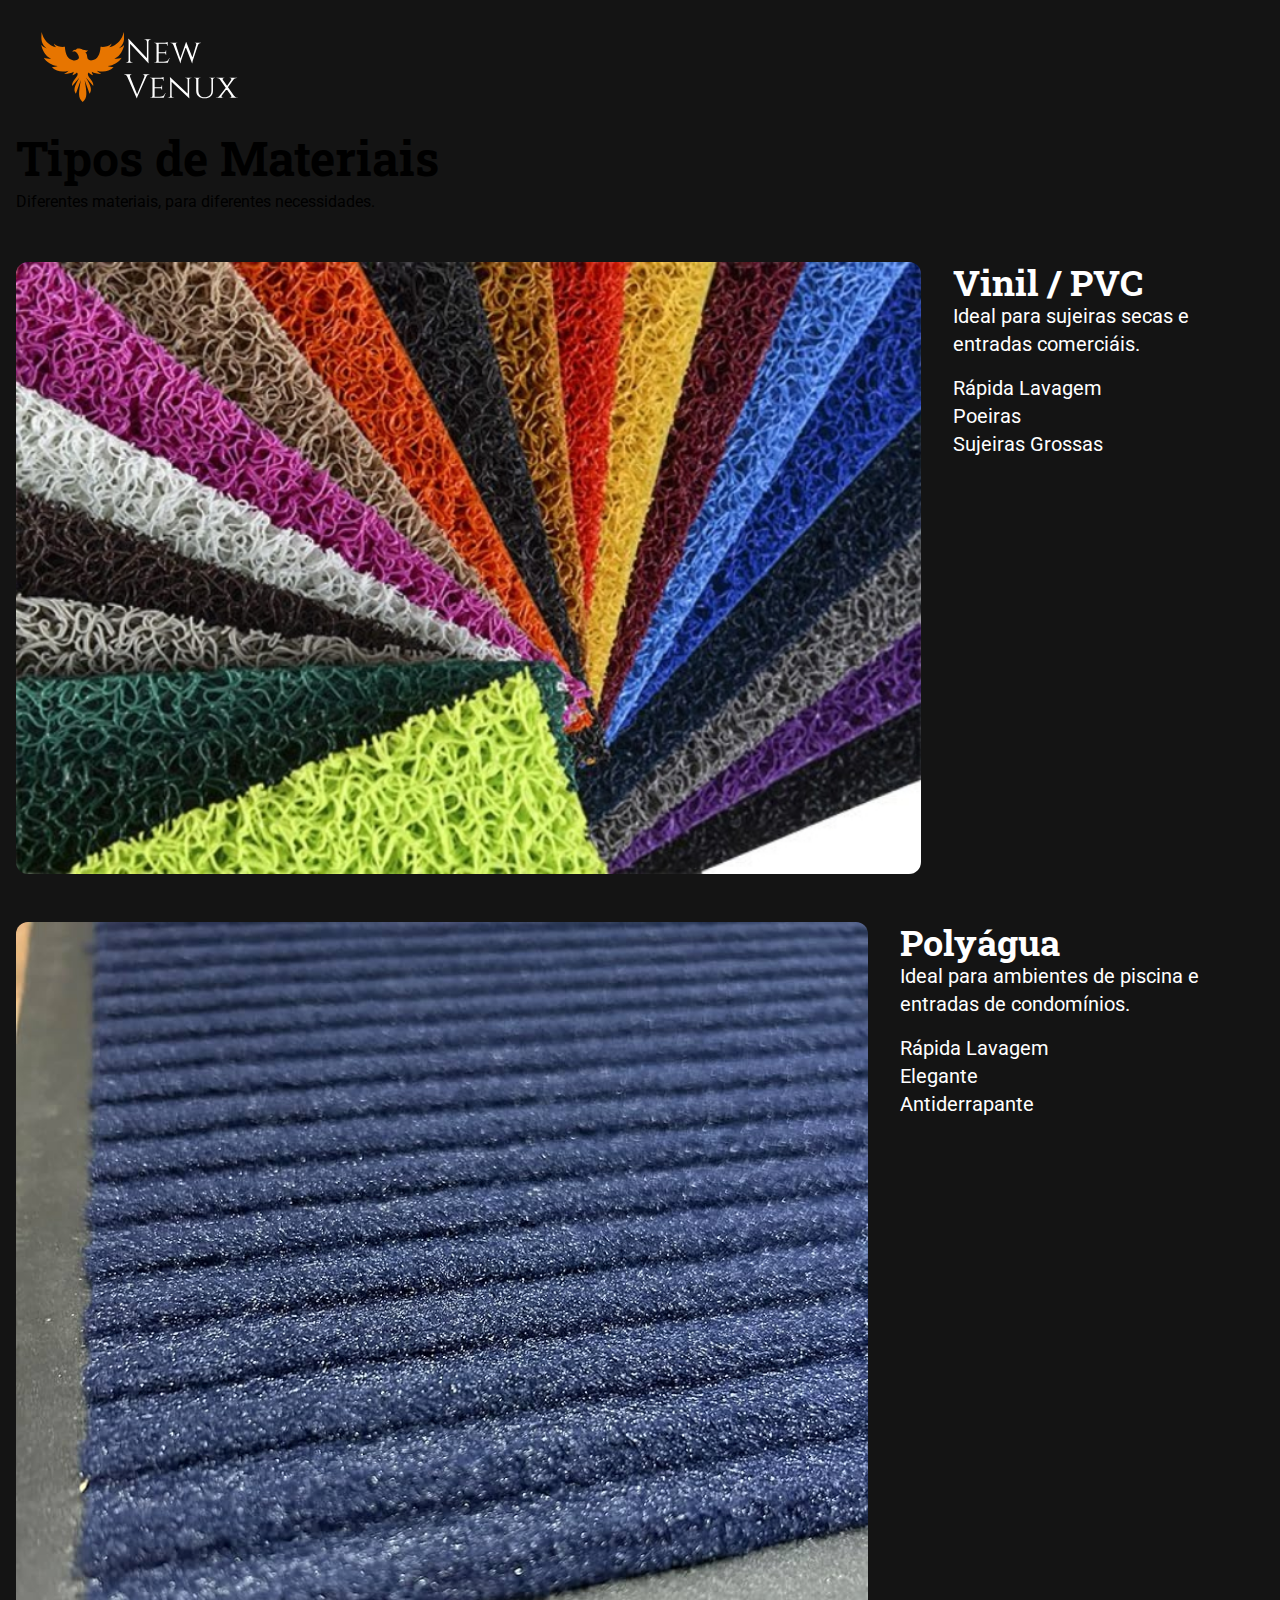
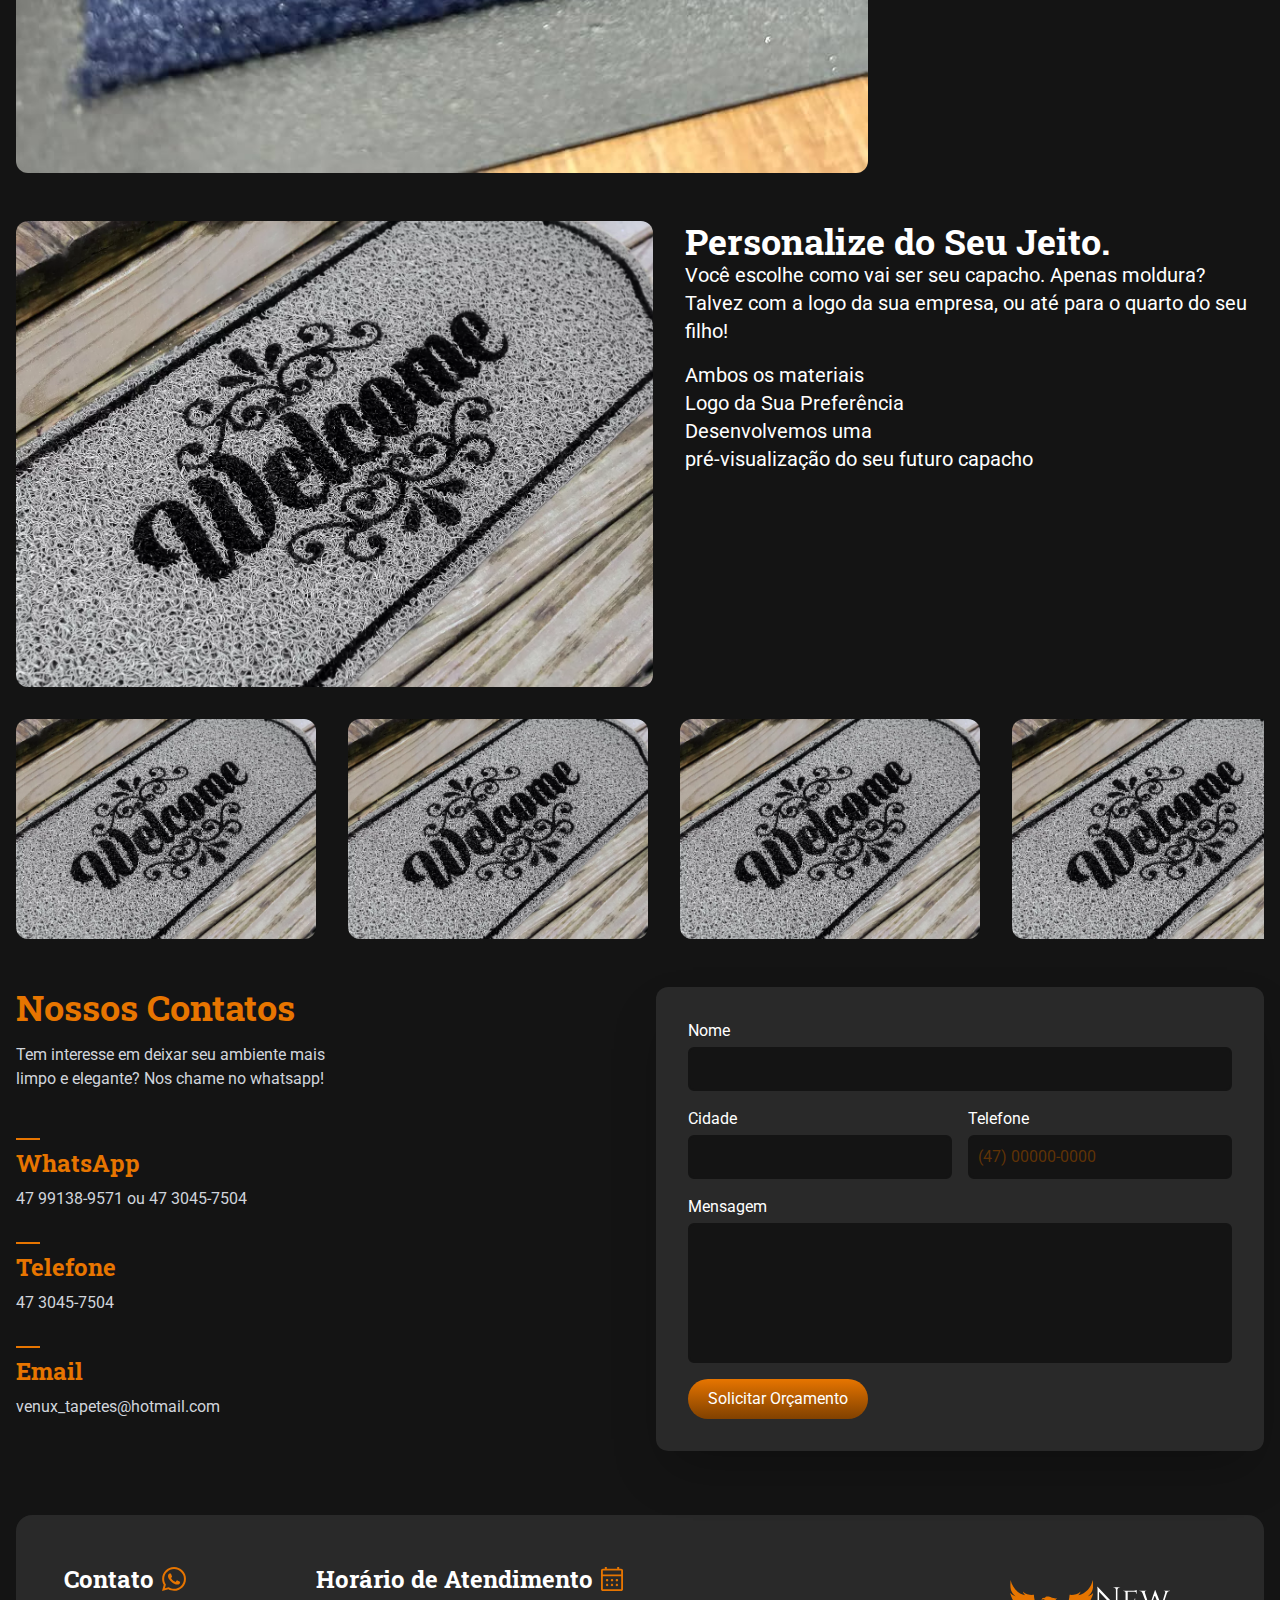
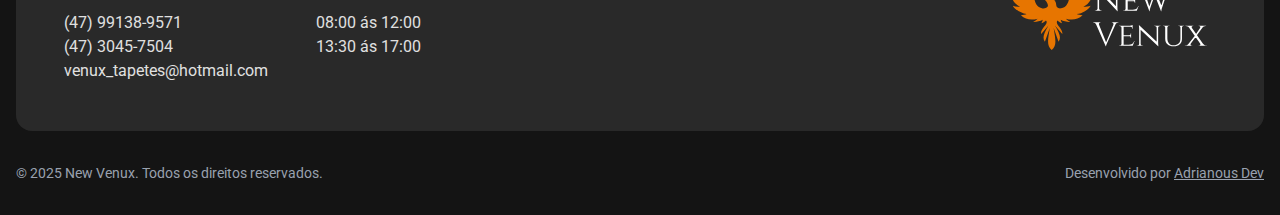
<file: pages/produtos.html>
<!DOCTYPE html>
<html lang="pt-br" class="scroll-smooth">

<head>
  <meta charset="UTF-8">
  <meta name="viewport" content="width=device-width, initial-scale=1.0">
  <link rel="icon" href="../favicon.svg" type="image/svg">
  <title>New Venux - Produtos</title>
  <link rel="preconnect" href="https://fonts.googleapis.com">
  <link rel="preconnect" href="https://fonts.gstatic.com" crossorigin>
  <link href="https://fonts.googleapis.com/css2?family=Roboto+Slab:wght@100..900&family=Roboto:ital,wght@0,100..900;1,100..900&display=swap" rel="stylesheet">
  <link href="../output.css" rel="stylesheet">
</head>

<body class="bg-preto font-sans">

  <!-- header -->
  <header class="container flex items-center justify-between gap-8 p-8">
    <a href="../">
      <img src="../img/venux-logo.svg" alt="New Venux">
    </a>
    <nav id="mobile-menu" class="lg:block hidden items-center z-40 max-lg:fixed max-lg:w-full max-lg:inset-0">
      <div class="fixed lg:hidden inset-0 bg-black/40 backdrop-blur-md"></div>
      <ul class="text-white text-2xl max-lg:divide-y-2 max-lg:divide-white/10 max-lg:z-50 max-lg:absolute max-lg:p-8 max-lg:w-full lg:text-xl lg:flex lg:flex-wrap lg:gap-8">
        <li class="animate-slide-in opacity-0 animate-1">
          <a href="../" class="max-lg:hover:bg-white/10 lg:hover:underline lg:underline-offset-8 decoration-laranja-1 p-4 lg:px-0 lg:py-2 block">Home</a>
        </li>
        <li class="animate-slide-in opacity-0 animate-2">
          <a href="./produtos.html" class="max-lg:hover:bg-white/10 lg:hover:underline lg:underline lg:underline-offset-8 decoration-laranja-1 p-4 lg:px-0 lg:py-2 block">Produtos</a>
        </li>
        <li class="animate-slide-in opacity-0 animate-3">
          <a href="./sobre-nos.html" class="max-lg:hover:bg-white/10 lg:hover:underline hover:underline-offset-8 decoration-laranja-1 p-4 lg:px-0 lg:py-2 block">Sobre Nós</a>
        </li>
        <li class="animate-slide-in opacity-0 animate-4">
          <a href="./solicitar-orcamento.html" class="max-lg:hover:bg-white/10 text-laranja-1 lg:hover:underline hover:underline-offset-8 decoration-white p-4 lg:px-0 lg:py-2 block">Solicitar Orçamento</a>
        </li>
        <li class="animate-slide-in opacity-0 animate-4">
          <a href="https://www.instagram.com/capachos.nv/" target="_blank" class="max-lg:hover:bg-white/10 lg:hover:underline hover:underline-offset-8 decoration-laranja-1 p-4 lg:px-0 lg:py-2 block">Instagram</a>
        </li>
      </ul>
    </nav>
    <button id="mobile-button" class="btn flex items-center gap-3 text-white py-2 lg:hidden">
      Menu
      <span class="h-3 w-4 flex flex-col justify-between *:h-0.5 *:rounded-md *:bg-laranja-1">
        <span></span>
        <span></span>
        <span></span>
      </span>
    </button>
  </header>

  <!-- tittle -->
  <section class="container xl:flex max-xl:text-center mb-12">
    <div>
      <h1 class="text-4xl sm:text-5xl text-cinza-2 font-serif mb-2">Tipos de Materiais</h1>
      <p class="max-sm:text-sm text-cinza-2 xl:text-center font-sans">Diferentes materiais, para diferentes necessidades.</p>
    </div>
  </section>

  <!-- Vinil / PVC -->
  <section id="materiais" class="mb-12 container flex max-xl:flex-col gap-8">
    <div class="xl:border-l-2 border-laranja-1 xl:pl-5 w-full xl:min-w-[300px] xl:max-w-[500px]">
      <img class="rounded-xl object-cover w-full h-[200px] sm:h-[300px]" src="../img/capachos.jpg" alt="Apresentação Visual da textura do produto Capacho de Vinil.">
    </div>
    <div>
      <h2 class="mb-3 font-serif text-white text-4xl">Vinil / PVC</h2>
      <p class="mb-4 font-light text-xl text-white">Ideal para sujeiras secas e entradas comerciáis.</p>
      <ul class="space-y-2">
        <li class="font-light text-white text-xl flex items-center gap-4 before:h-0.5 before:w-6 before:bg-laranja-1 before:detalhe  hover:before:w-10 before:transition-all">Rápida Lavagem</li>
        <li class="font-light text-white text-xl flex items-center gap-4 before:h-0.5 before:w-6 before:bg-laranja-1 before:detalhe  hover:before:w-10 before:transition-all">Poeiras</li>
        <li class="font-light text-white text-xl flex items-center gap-4 before:h-0.5 before:w-6 before:bg-laranja-1 before:detalhe  hover:before:w-10 before:transition-all">Sujeiras Grossas</li>
      </ul>
    </div>
  </section>

  <!-- Polyagua -->
  <section class="mb-12 container flex max-xl:flex-col gap-8">
    <div class="xl:border-l-2 border-laranja-1 xl:pl-5 w-full xl:min-w-[300px] xl:max-w-[500px]">
      <img class="rounded-xl object-cover w-full h-[200px] sm:h-[300px]" src="../img/capacho-poly.jpg" alt="Apresentação Visual da textura do produto Capacho de Vinil.">
    </div>
    <div>
      <h2 class="mb-3 font-serif text-white text-4xl">Polyágua</h2>
      <p class="mb-4 font-light text-xl text-white">Ideal para ambientes de piscina e entradas de condomínios.</p>
      <ul class="space-y-2">
        <li class="font-light text-white text-xl flex items-center gap-4 before:h-0.5 before:w-6 before:bg-laranja-1 before:detalhe  hover:before:w-10 before:transition-all">Rápida Lavagem</li>
        <li class="font-light text-white text-xl flex items-center gap-4 before:h-0.5 before:w-6 before:bg-laranja-1 before:detalhe  hover:before:w-10 before:transition-all">Elegante</li>
        <li class="font-light text-white text-xl flex items-center gap-4 before:h-0.5 before:w-6 before:bg-laranja-1 before:detalhe  hover:before:w-10 before:transition-all">Antiderrapante</li>
      </ul>
    </div>
  </section>

  <!-- Personalizados -->
  <section class="mb-12 container">
    <div class="flex flex-col gap-8 xl:border-l-2 border-laranja-1 xl:pl-5 ">
      <div class="flex max-xl:flex-col gap-8">
        <div class="w-full xl:min-w-[300px] xl:max-w-[500px]">
          <img class="rounded-xl object-cover w-full h-[200px] sm:h-[300px]" src="../img/capacho-personalizados.webp" alt="Apresentação Visual da textura do produto Capacho de Vinil.">
        </div>
        <div>
          <h2 class="mb-3 font-serif text-white text-4xl">Personalize do Seu Jeito.</h2>
          <p class="mb-4 font-light text-xl text-white">Você escolhe como vai ser seu capacho. Apenas moldura? Talvez com a logo da sua empresa,
            ou até para o quarto do seu filho!</p>
          <ul class="space-y-2">
            <li class="font-light text-white text-xl flex items-center gap-4 before:h-0.5 before:w-6 before:bg-laranja-1 before:detalhe  hover:before:w-10 before:transition-all">Ambos os materiais</li>
            <li class="font-light text-white text-xl flex items-center gap-4 before:h-0.5 before:w-6 before:bg-laranja-1 before:detalhe  hover:before:w-10 before:transition-all">Logo da Sua Preferência</li>
            <li class="font-light text-white text-xl flex items-center gap-4 before:h-0.5 before:w-6 before:bg-laranja-1 before:detalhe  hover:before:w-10 before:transition-all">Desenvolvemos uma <br>pré-visualização do seu futuro capacho</li>
          </ul>
        </div>
      </div>
      <div class="overflow-x-auto snap-x snap-mandatory max-2xl:pb-4 grid grid-cols-[repeat(4,minmax(300px,1fr))] gap-4 sm:gap-8">
        <div class="grid snap-center gap-4 bg-preto rounded-xl text-center">
          <img class="justify-self-center rounded-xl" src="../img/capacho-personalizados.webp" alt="">
        </div>
        <div class="grid snap-center gap-4 bg-preto rounded-xl text-center">
          <img class="justify-self-center rounded-xl" src="../img/capacho-personalizados.webp" alt="">
        </div>
        <div class="grid snap-center gap-4 bg-preto rounded-xl text-center">
          <img class="justify-self-center rounded-xl" src="../img/capacho-personalizados.webp" alt="">
        </div>
        <div class="grid snap-center gap-4 bg-preto rounded-xl text-center">
          <img class="justify-self-center rounded-xl" src="../img/capacho-personalizados.webp" alt="">
        </div>
      </div>
    </div>
  </section>

  <!-- contato -->
  <section id="contato" class="container mb-12 sm:mb-16 grid gap-8 lg:grid-cols-2">
    <div>
      <h1 class="font-serif text-4xl text-laranja-1 mb-4">Nossos Contatos</h1>
      <p class="text-gray-300 text-balance mb-8">Tem interesse em deixar seu ambiente mais limpo e elegante? Nos chame no whatsapp!</p>
      <div class="grid gap-4">
        <div>
          <span class="h-0.5 w-6 detalhe inline-block"></span>
          <h2 class="mb-2 text-2xl text-laranja-1 font-serif">WhatsApp</h2>
          <p class="text-gray-300">47 99138-9571 ou 47 3045-7504</p>
        </div>

        <div>
          <span class="h-0.5 w-6 detalhe inline-block"></span>
          <h2 class="mb-2 text-2xl text-laranja-1 font-serif">Telefone</h2>
          <p class="text-gray-300">47 3045-7504</p>
        </div>

        <div>
          <span class="h-0.5 w-6 detalhe inline-block"></span>
          <h2 class="mb-2 text-2xl text-laranja-1 font-serif">Email</h2>
          <p class="text-gray-300">venux_tapetes@hotmail.com</p>
        </div>
      </div>
    </div>
    <form action="" class="grid gap-4 rounded-xl bg-grafite shadow-2xl p-4 lg:p-8">
      <div class="grid gap-1">
        <label for="nome" class="text-white">Nome</label>
        <input type="text" id="nome" name="nome" class="input">
      </div>
      <div class="grid gap-4 sm:grid-cols-2">
        <div class="grid gap-1">
          <label for="cidade" class="text-white">Cidade</label>
          <input type="text" id="cidade" name="cidade" class="input">
        </div>
        <div class="grid gap-1">
          <label for="telefone" class="text-white">Telefone</label>
          <input type="text" id="telefone" name="telefone" placeholder="(47) 00000-0000" class="input">
        </div>
      </div>
      <div class="grid gap-1">
        <label for="mensagem" class="text-white">Mensagem</label>
        <textarea type="text" id="mensagem" name="mensagem" rows="5" class="input resize-none"></textarea>
      </div>
      <button class="btn inline-block place-self-start">Solicitar Orçamento</button>
    </form>
  </section>

  <!-- footer -->
  <footer class="container pb-8">
    <div class="bg-grafite grid gap-8 lg:grid-cols-2 p-6 sm:p-12 rounded-2xl mb-8">
      <div class="flex gap-12 max-sm:flex-col max-sm:gap-4">
        <div>
          <h3 class="text-white font-serif text-2xl mb-4 flex gap-2">Contato <img src="../img/whats-icon.svg" alt=""></h3>
          <p class="text-cinza">(47) 99138-9571
            <br>(47) 3045-7504
            <br>venux_tapetes@hotmail.com
          </p>
        </div>
        <div>
          <h3 class="text-white font-serif text-2xl mb-4 flex gap-2">Horário de Atendimento <img src="../img/calendar.svg" alt=""></h3>
          <p class="text-cinza">08:00 ás 12:00
            <br>13:30 ás 17:00
          </p>
        </div>
      </div>
      <div class="justify-self-end self-center">
        <img src="../img/venux-logo.svg" alt="Forest" class="mb-4">
      </div>
    </div>
    <div class="text-gray-400 flex max-sm:flex-col-reverse justify-between items-center gap-8 text-sm">
      <p>© 2025 New Venux. Todos os direitos reservados.</p>
      <ul class="flex gap-8">
        <li>Desenvolvido por <a href="https://www.linkedin.com/in/adrianousdev" target="_blank" class="hover:text-laranja-1 cursor-pointer underline">Adrianous Dev</a></li>
      </ul>
    </div>
  </footer>

  <script>
    const mobileButton = document.getElementById('mobile-button');
    const mobileMenu = document.getElementById('mobile-menu');

    mobileButton.addEventListener('click', () => {
      mobileMenu.classList.toggle('hidden');
      mobileMenu.classList.toggle('flex');
    });

    mobileMenu.addEventListener('click', () => {
      mobileMenu.classList.add('hidden');
      mobileMenu.classList.remove('flex');
    });

  </script>
</body>

</html>
</file>
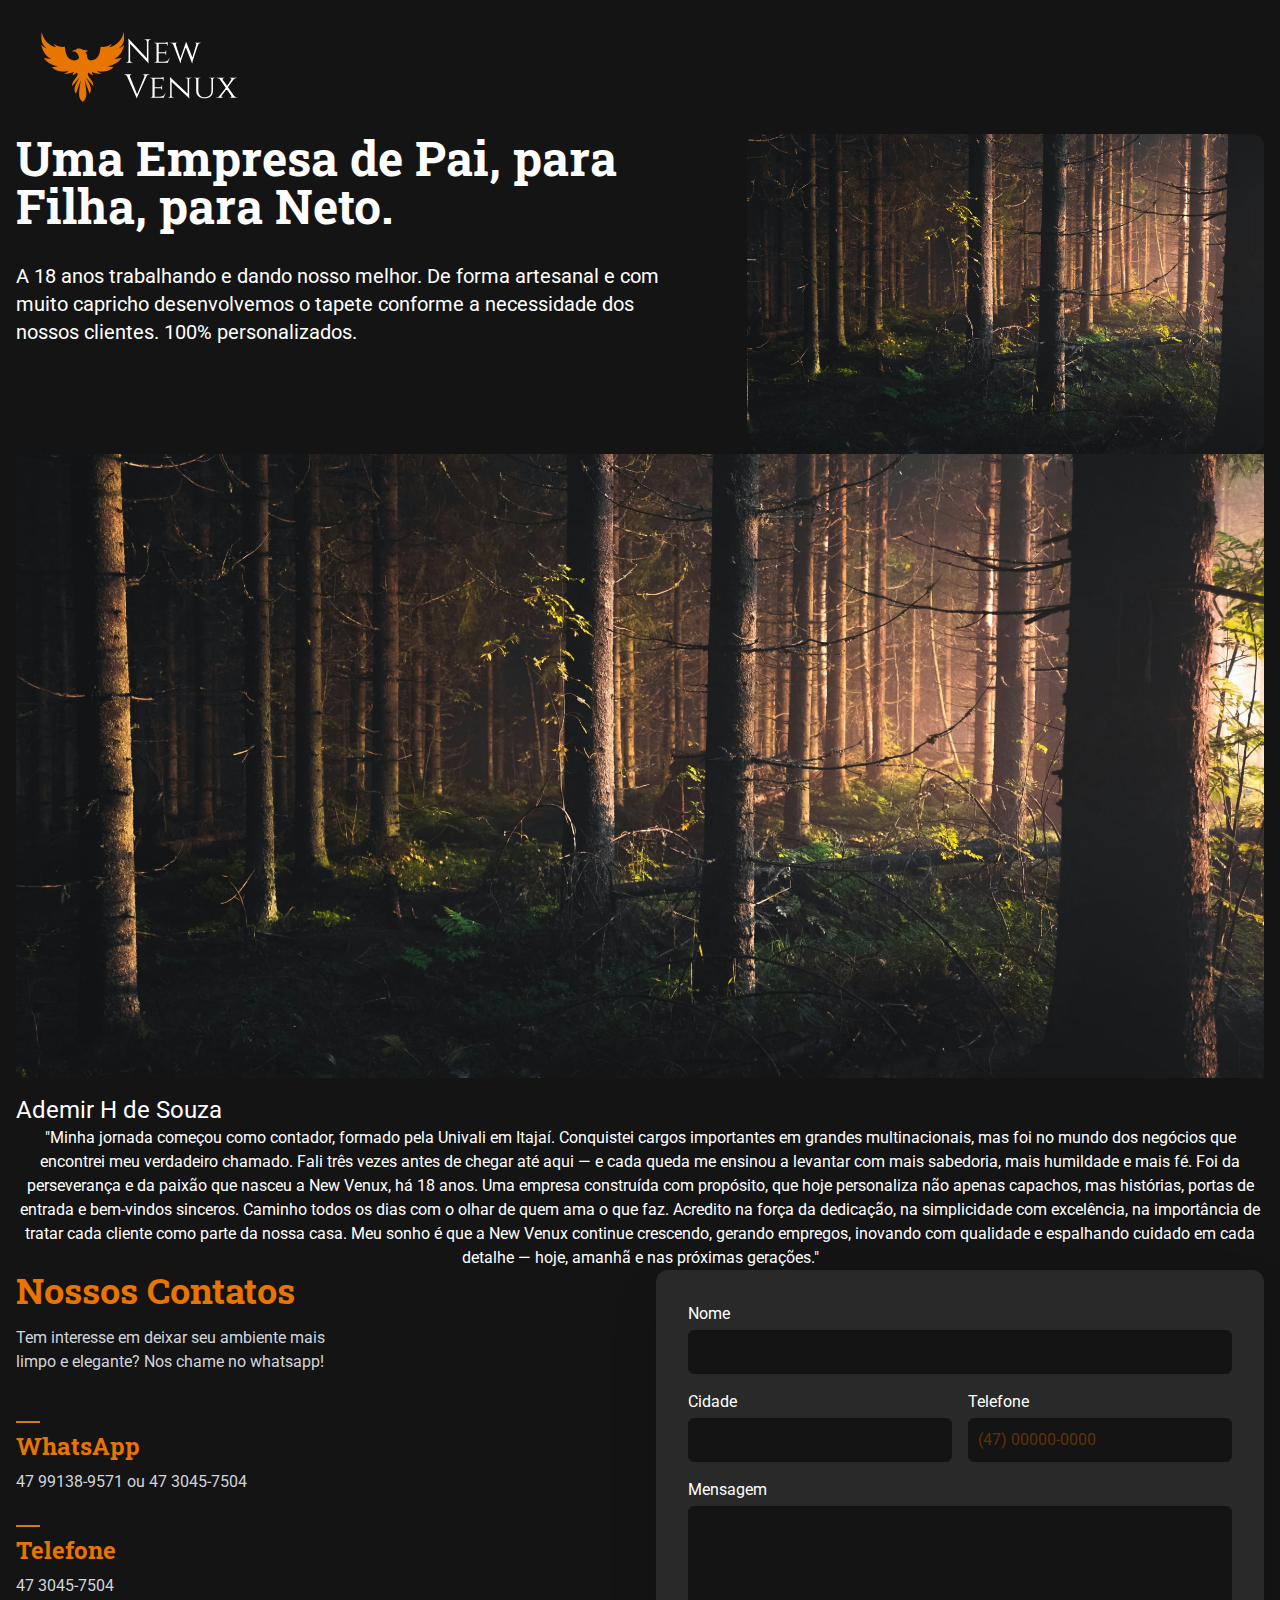
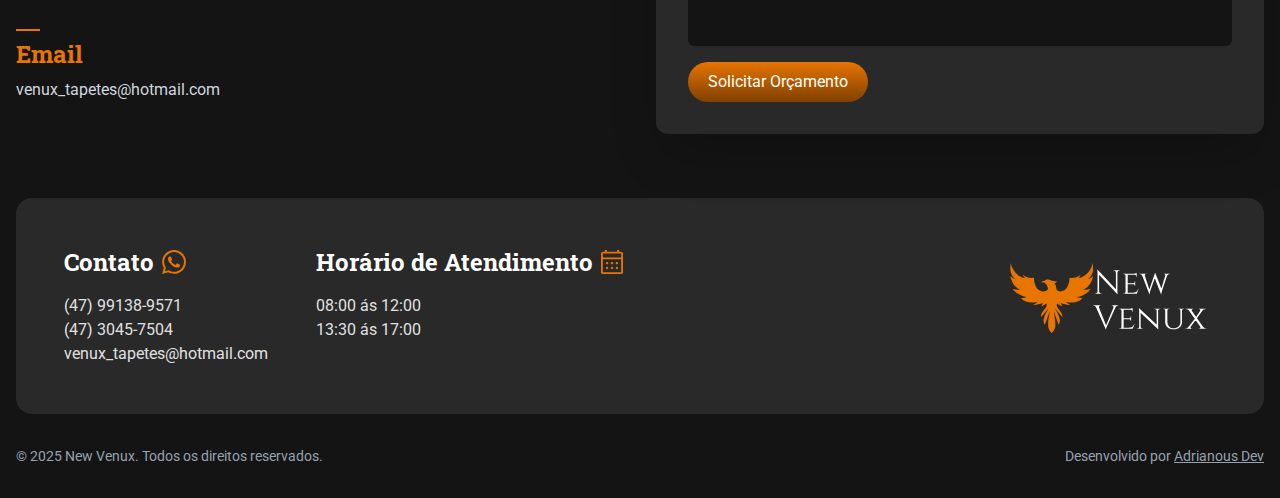
<file: pages/sobre-nos.html>
<!DOCTYPE html>
<html lang="pt-br" class="scroll-smooth">

<head>
  <meta charset="UTF-8">
  <meta name="viewport" content="width=device-width, initial-scale=1.0">
  <link rel="icon" href="../favicon.svg" type="image/svg">
  <title>New Venux - Sobre Nós</title>
  <link rel="preconnect" href="https://fonts.googleapis.com">
  <link rel="preconnect" href="https://fonts.gstatic.com" crossorigin>
  <link href="https://fonts.googleapis.com/css2?family=Roboto+Slab:wght@100..900&family=Roboto:ital,wght@0,100..900;1,100..900&display=swap" rel="stylesheet">
  <link href="../output.css" rel="stylesheet">
</head>

<body class="bg-preto font-sans text-white">

  <!-- header -->
  <header class="container flex items-center justify-between gap-8 p-8">
    <a href="./">
      <img src="../img/venux-logo.svg" alt="New Venux">
    </a>
    <nav id="mobile-menu" class="lg:block hidden items-center z-40 max-lg:fixed max-lg:w-full max-lg:inset-0">
      <div class="fixed lg:hidden inset-0 bg-black/40 backdrop-blur-md"></div>
      <ul class="text-white text-2xl max-lg:divide-y-2 max-lg:divide-white/10 max-lg:z-50 max-lg:absolute max-lg:p-8 max-lg:w-full lg:text-xl lg:flex lg:flex-wrap lg:gap-8">
        <li class="animate-slide-in opacity-0 animate-1">
          <a href="../" class="max-lg:hover:bg-white/10 lg:hover:underline lg:hover:underline-offset-8 decoration-laranja-1 p-4 lg:px-0 lg:py-2 block">Home</a>
        </li>
        <li class="animate-slide-in opacity-0 animate-2">
          <a href="./produtos.html" class="max-lg:hover:bg-white/10 lg:hover:underline hover:underline-offset-8 decoration-laranja-1 p-4 lg:px-0 lg:py-2 block">Produtos</a>
        </li>
        <li class="animate-slide-in opacity-0 animate-3">
          <a href="./sobre-nos.html" class="max-lg:hover:bg-white/10 lg:underline underline-offset-8 decoration-laranja-1 p-4 lg:px-0 lg:py-2 block">Sobre Nós</a>
        </li>
        <li class="animate-slide-in opacity-0 animate-4">
          <a href="./solicitar-orcamento.html" class="max-lg:hover:bg-white/10 text-laranja-1 lg:hover:underline hover:underline-offset-8 decoration-white p-4 lg:px-0 lg:py-2 block">Solicitar Orçamento</a>
        </li>
        <li class="animate-slide-in opacity-0 animate-4">
          <a href="https://www.instagram.com/capachos.nv/" target="_blank" class="max-lg:hover:bg-white/10 lg:hover:underline hover:underline-offset-8 decoration-laranja-1 p-4 lg:px-0 lg:py-2 block">Instagram</a>
        </li>
      </ul>
    </nav>
    <button id="mobile-button" class="btn flex items-center gap-3 text-white py-2 lg:hidden">
      Menu
      <span class="h-3 w-4 flex flex-col justify-between *:h-0.5 *:rounded-md *:bg-laranja-1">
        <span></span>
        <span></span>
        <span></span>
      </span>
    </button>
  </header>

  <!-- tittle -->
  <section class="mb-20 container flex max-xl:flex-col gap-8">
    <div class="xl:max-w-[55ch]">
      <h1 class="font-serif text-4xl sm:text-5xl mb-8 max-xl:text-center">Uma Empresa de Pai, para Filha, para Neto.</h1>
      <p class="text-xl sm:text-2xl font-light">A 18 anos trabalhando e dando nosso melhor. De forma artesanal e com muito capricho desenvolvemos o tapete conforme a necessidade dos nossos clientes. 100% personalizados.</p>
    </div>
    <span class="max-xl:hidden block h-auto w-1 bg-laranja-1"></span>
    <div class="w-full rounded-xl overflow-hidden *:transition-transform hover:*:scale-110">
      <img class="h-80 w-full object-cover" src="../img/floresta.jpg" alt="Fotografia da familía">
    </div>
  </section>

  <!-- citação -->
  <section class="mb-20 container grid gap-6 justify-items-center">
    <div class="grid justify-items-center gap-4">
      <img class="size-48 rounded-full" src="../img/floresta.jpg" alt="Fotografia do fundador da empresa">
      <h2 class="text-2xl">Ademir H de Souza</h2>
    </div>
    <p class="max-w-[90ch] text-center text-lg sm:text-2xl sm:leading-9 font-light ">"Minha jornada começou como contador, formado pela Univali em Itajaí. Conquistei cargos importantes em grandes multinacionais, mas foi no mundo dos negócios que encontrei meu verdadeiro chamado. Fali três vezes antes de chegar até aqui — e cada queda me ensinou a levantar com mais sabedoria, mais humildade e mais fé.
      Foi da perseverança e da paixão que nasceu a New Venux, há 18 anos. Uma empresa construída com propósito, que hoje personaliza não apenas capachos, mas histórias, portas de entrada e bem-vindos sinceros.
      Caminho todos os dias com o olhar de quem ama o que faz. Acredito na força da dedicação, na simplicidade com excelência, na importância de tratar cada cliente como parte da nossa casa.
      Meu sonho é que a New Venux continue crescendo, gerando empregos, inovando com qualidade e espalhando cuidado em cada detalhe — hoje, amanhã e nas próximas gerações."</p>

  </section>

  <!-- contato -->
  <section id="contato" class="container mb-12 sm:mb-16 grid gap-8 lg:grid-cols-2">
    <div>
      <h1 class="font-serif text-4xl text-laranja-1 mb-4">Nossos Contatos</h1>
      <p class="text-gray-300 text-balance mb-8">Tem interesse em deixar seu ambiente mais limpo e elegante? Nos chame no whatsapp!</p>
      <div class="grid gap-4">
        <div>
          <span class="h-0.5 w-6 detalhe inline-block"></span>
          <h2 class="mb-2 text-2xl text-laranja-1 font-serif">WhatsApp</h2>
          <p class="text-gray-300">47 99138-9571 ou 47 3045-7504</p>
        </div>

        <div>
          <span class="h-0.5 w-6 detalhe inline-block"></span>
          <h2 class="mb-2 text-2xl text-laranja-1 font-serif">Telefone</h2>
          <p class="text-gray-300">47 3045-7504</p>
        </div>

        <div>
          <span class="h-0.5 w-6 detalhe inline-block"></span>
          <h2 class="mb-2 text-2xl text-laranja-1 font-serif">Email</h2>
          <p class="text-gray-300">venux_tapetes@hotmail.com</p>
        </div>
      </div>
    </div>
    <form action="" class="grid gap-4 rounded-xl bg-grafite shadow-2xl p-4 lg:p-8">
      <div class="grid gap-1">
        <label for="nome" class="text-white">Nome</label>
        <input type="text" id="nome" name="nome" class="input">
      </div>
      <div class="grid gap-4 sm:grid-cols-2">
        <div class="grid gap-1">
          <label for="cidade" class="text-white">Cidade</label>
          <input type="text" id="cidade" name="cidade" class="input">
        </div>
        <div class="grid gap-1">
          <label for="telefone" class="text-white">Telefone</label>
          <input type="text" id="telefone" name="telefone" placeholder="(47) 00000-0000" class="input">
        </div>
      </div>
      <div class="grid gap-1">
        <label for="mensagem" class="text-white">Mensagem</label>
        <textarea type="text" id="mensagem" name="mensagem" rows="5" class="input resize-none"></textarea>
      </div>
      <button class="btn inline-block place-self-start">Solicitar Orçamento</button>
    </form>
  </section>

  <!-- footer -->
  <footer class="container pb-8">
    <div class="bg-grafite grid gap-8 lg:grid-cols-2 p-6 sm:p-12 rounded-2xl mb-8">
      <div class="flex gap-12 max-sm:flex-col max-sm:gap-4">
        <div>
          <h3 class="text-white font-serif text-2xl mb-4 flex gap-2">Contato <img src="../img/whats-icon.svg" alt=""></h3>
          <p class="text-cinza">(47) 99138-9571
            <br>(47) 3045-7504
            <br>venux_tapetes@hotmail.com
          </p>
        </div>
        <div>
          <h3 class="text-white font-serif text-2xl mb-4 flex gap-2">Horário de Atendimento <img src="../img/calendar.svg" alt=""></h3>
          <p class="text-cinza">08:00 ás 12:00
            <br>13:30 ás 17:00
          </p>
        </div>
      </div>
      <div class="justify-self-end self-center">
        <img src="../img/venux-logo.svg" alt="Forest" class="mb-4">
      </div>
    </div>
    <div class="text-gray-400 flex max-sm:flex-col-reverse justify-between items-center gap-8 text-sm">
      <p>© 2025 New Venux. Todos os direitos reservados.</p>
      <ul class="flex gap-8">
        <li>Desenvolvido por <a href="https://www.linkedin.com/in/adrianousdev" target="_blank" class="hover:text-laranja-1 cursor-pointer underline">Adrianous Dev</a></li>
      </ul>
    </div>
  </footer>


  <script>
    const mobileButton = document.getElementById('mobile-button');
    const mobileMenu = document.getElementById('mobile-menu');

    mobileButton.addEventListener('click', () => {
      mobileMenu.classList.toggle('hidden');
      mobileMenu.classList.toggle('flex');
    });

    mobileMenu.addEventListener('click', () => {
      mobileMenu.classList.add('hidden');
      mobileMenu.classList.remove('flex');
    });

  </script>
</body>

</html>
</file>
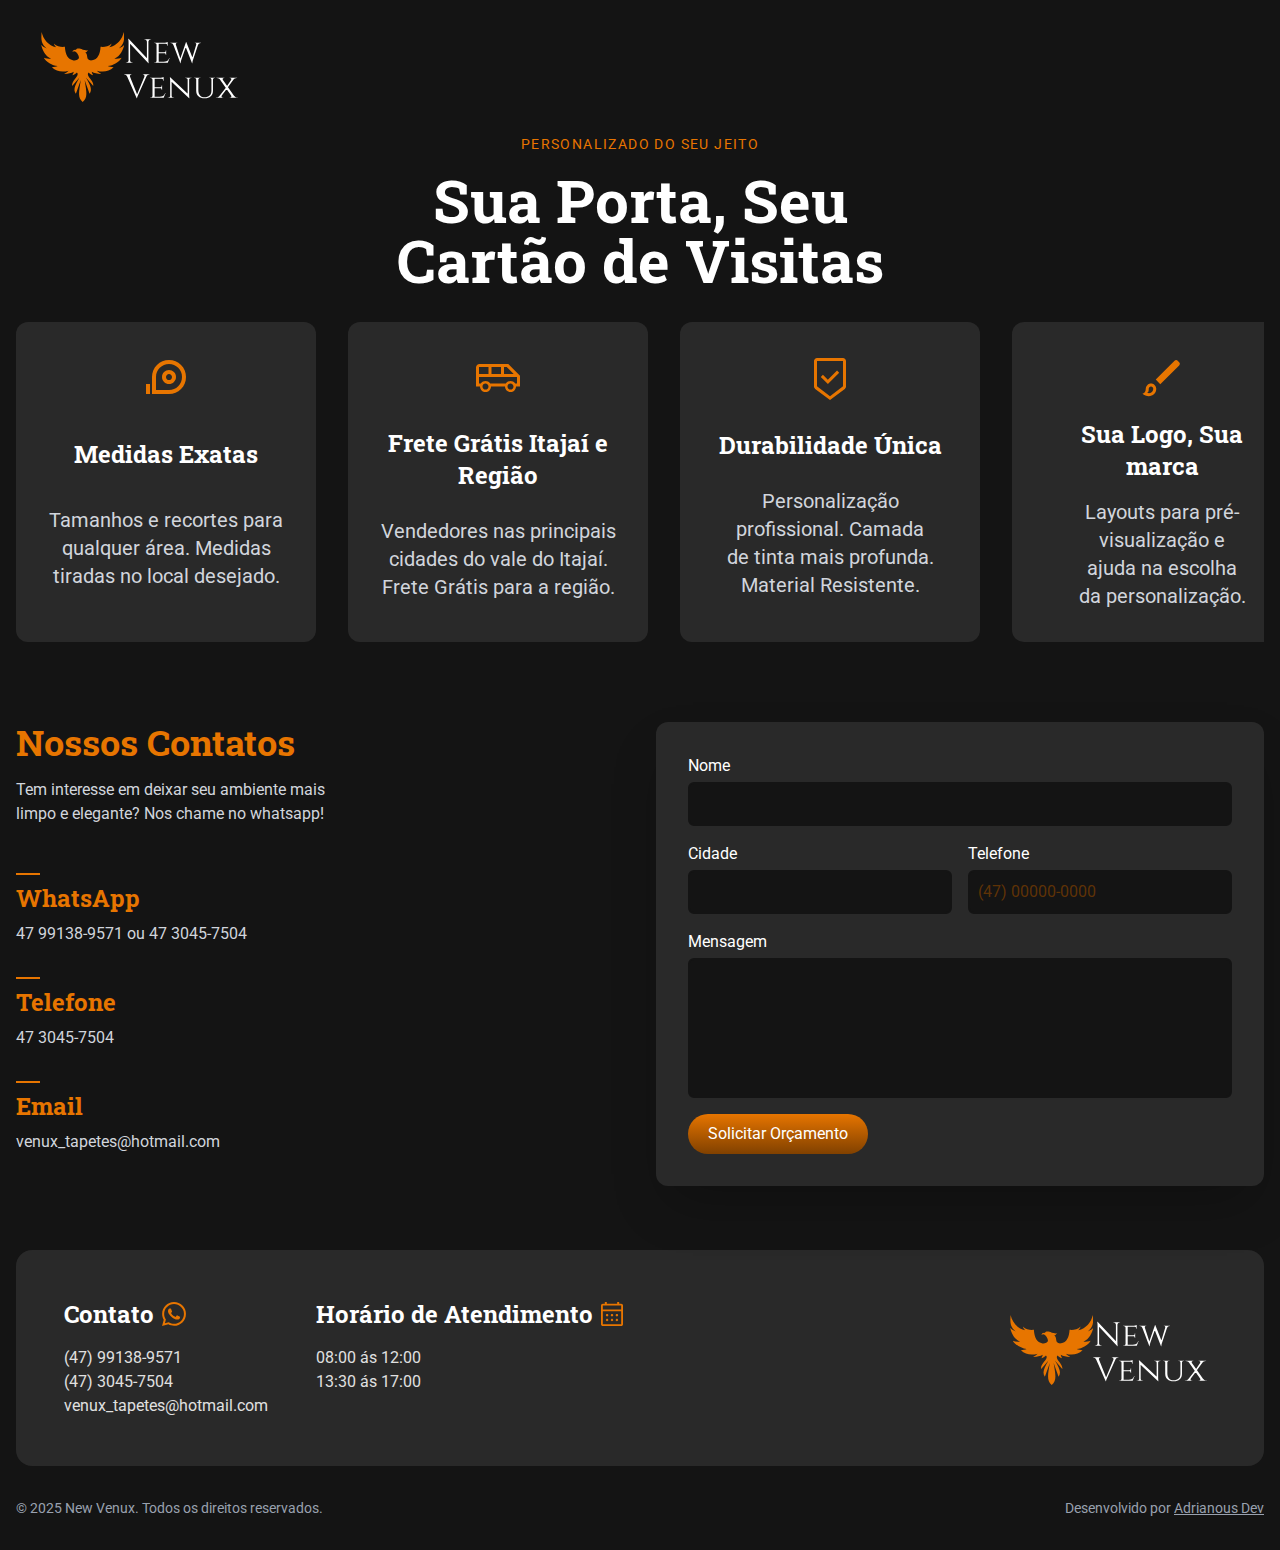
<file: pages/solicitar-orcamento.html>
<!DOCTYPE html>
<html lang="pt-br" class="scroll-smooth">

<head>
  <meta charset="UTF-8">
  <meta name="viewport" content="width=device-width, initial-scale=1.0">
  <link rel="icon" href="../favicon.svg" type="image/svg">
  <title>New Venux - Solicitar Orçamento</title>
  <link rel="preconnect" href="https://fonts.googleapis.com">
  <link rel="preconnect" href="https://fonts.gstatic.com" crossorigin>
  <link href="https://fonts.googleapis.com/css2?family=Roboto+Slab:wght@100..900&family=Roboto:ital,wght@0,100..900;1,100..900&display=swap" rel="stylesheet">
  <link href="../output.css" rel="stylesheet">
</head>

<body class="bg-preto font-sans text-white">

  <!-- header -->
  <header class="container flex items-center justify-between gap-8 p-8">
    <a href="./">
      <img src="../img/venux-logo.svg" alt="New Venux">
    </a>
    <nav id="mobile-menu" class="lg:block hidden items-center z-40 max-lg:fixed max-lg:w-full max-lg:inset-0">
      <div class="fixed lg:hidden inset-0 bg-black/40 backdrop-blur-md"></div>
      <ul class="text-white text-2xl max-lg:divide-y-2 max-lg:divide-white/10 max-lg:z-50 max-lg:absolute max-lg:p-8 max-lg:w-full lg:text-xl lg:flex lg:flex-wrap lg:gap-8">
        <li class="animate-slide-in opacity-0 animate-1">
          <a href="../" class="max-lg:hover:bg-white/10 lg:hover:underline lg:hover:underline-offset-8 decoration-laranja-1 p-4 lg:px-0 lg:py-2 block">Home</a>
        </li>
        <li class="animate-slide-in opacity-0 animate-2">
          <a href="./produtos.html" class="max-lg:hover:bg-white/10 lg:hover:underline hover:underline-offset-8 decoration-laranja-1 p-4 lg:px-0 lg:py-2 block">Produtos</a>
        </li>
        <li class="animate-slide-in opacity-0 animate-3">
          <a href="./sobre-nos.html" class="max-lg:hover:bg-white/10 lg:hover:underline underline-offset-8 decoration-laranja-1 p-4 lg:px-0 lg:py-2 block">Sobre Nós</a>
        </li>
        <li class="animate-slide-in opacity-0 animate-4">
          <a href="./solicitar-orcamento.html" class="max-lg:hover:bg-white/10 text-laranja-1 lg:underline underline-offset-8 decoration-white p-4 lg:px-0 lg:py-2 block">Solicitar Orçamento</a>
        </li>
        <li class="animate-slide-in opacity-0 animate-4">
          <a href="https://www.instagram.com/capachos.nv/" target="_blank" class="max-lg:hover:bg-white/10 lg:hover:underline hover:underline-offset-8 decoration-laranja-1 p-4 lg:px-0 lg:py-2 block">Instagram</a>
        </li>
      </ul>
    </nav>
    <button id="mobile-button" class="btn flex items-center gap-3 text-white py-2 lg:hidden">
      Menu
      <span class="h-3 w-4 flex flex-col justify-between *:h-0.5 *:rounded-md *:bg-laranja-1">
        <span></span>
        <span></span>
        <span></span>
      </span>
    </button>
  </header>

  <!-- Sua porta, seu cartão de visita -->
  <section id="do-seu-jeito" class="mb-12 sm:mb-16 py-6 sm:py-8 container">
    <p class="mb-4 text-center text-laranja-1 uppercase tracking-widest text-sm">PERSONALIZADO DO SEU JEITO</p>
    <h2 class="mb-8 mx-auto text-balance font-serif text-center max-w-screen-md text-white text-4xl sm:text-6xl">Sua Porta, Seu Cartão de Visitas</h2>
    <div class="overflow-x-auto snap-x snap-mandatory pb-4 grid grid-cols-[repeat(4,minmax(300px,1fr))] gap-4 sm:gap-8">
      <div class="grid snap-center gap-4 bg-grafite p-6 sm:p-8 rounded-xl text-center">
        <img class="justify-self-center" src="../img/trena-icon.svg" alt="">
        <h3 class="text-white text-2xl font-serif">Medidas Exatas</h3>
        <p class="text-gray-300 text-balance text-xl">Tamanhos e recortes para qualquer área. Medidas tiradas no local desejado.</p>
      </div>
      <div class="grid snap-center gap-4 bg-grafite p-6 sm:p-8 rounded-xl text-center">
        <img class="justify-self-center" src="../img/frete-icon.svg" alt="">
        <h3 class="text-white text-2xl font-serif">Frete Grátis Itajaí e Região</h3>
        <p class="text-gray-300 text-balance text-xl">Vendedores nas principais cidades do vale do Itajaí. Frete Grátis para a região.</p>
      </div>
      <div class="grid snap-center gap-4 bg-grafite p-6 sm:p-8 rounded-xl text-center">
        <img class="justify-self-center" src="../img/durabilidade-icon.svg" alt="">
        <h3 class="text-white text-2xl font-serif">Durabilidade Única</h3>
        <p class="text-gray-300 text-balance text-xl">Personalização profissional. Camada de tinta mais profunda. Material Resistente.</p>
      </div>
      <div class="grid snap-center gap-4 bg-grafite p-6 sm:p-8 rounded-xl text-center">
        <img class="justify-self-center" src="../img/pincel-icon.svg" alt="">
        <h3 class="text-white text-2xl font-serif">Sua Logo, Sua marca</h3>
        <p class="text-gray-300 text-balance text-xl">Layouts para pré-visualização e ajuda na escolha da personalização.</p>
      </div>
    </div>
  </section>

  <!-- contato -->
  <section id="contato" class="container mb-12 sm:mb-16 grid gap-8 lg:grid-cols-2">
    <div>
      <h1 class="font-serif text-4xl text-laranja-1 mb-4">Nossos Contatos</h1>
      <p class="text-gray-300 text-balance mb-8">Tem interesse em deixar seu ambiente mais limpo e elegante? Nos chame no whatsapp!</p>
      <div class="grid gap-4">
        <div>
          <span class="h-0.5 w-6 detalhe inline-block"></span>
          <h2 class="mb-2 text-2xl text-laranja-1 font-serif">WhatsApp</h2>
          <p class="text-gray-300">47 99138-9571 ou 47 3045-7504</p>
        </div>

        <div>
          <span class="h-0.5 w-6 detalhe inline-block"></span>
          <h2 class="mb-2 text-2xl text-laranja-1 font-serif">Telefone</h2>
          <p class="text-gray-300">47 3045-7504</p>
        </div>

        <div>
          <span class="h-0.5 w-6 detalhe inline-block"></span>
          <h2 class="mb-2 text-2xl text-laranja-1 font-serif">Email</h2>
          <p class="text-gray-300">venux_tapetes@hotmail.com</p>
        </div>
      </div>
    </div>
    <form action="" class="grid gap-4 rounded-xl bg-grafite shadow-2xl p-4 lg:p-8">
      <div class="grid gap-1">
        <label for="nome" class="text-white">Nome</label>
        <input type="text" id="nome" name="nome" class="input">
      </div>
      <div class="grid gap-4 sm:grid-cols-2">
        <div class="grid gap-1">
          <label for="cidade" class="text-white">Cidade</label>
          <input type="text" id="cidade" name="cidade" class="input">
        </div>
        <div class="grid gap-1">
          <label for="telefone" class="text-white">Telefone</label>
          <input type="text" id="telefone" name="telefone" placeholder="(47) 00000-0000" class="input">
        </div>
      </div>
      <div class="grid gap-1">
        <label for="mensagem" class="text-white">Mensagem</label>
        <textarea type="text" id="mensagem" name="mensagem" rows="5" class="input resize-none"></textarea>
      </div>
      <button class="btn inline-block place-self-start">Solicitar Orçamento</button>
    </form>
  </section>

  <!-- footer -->
  <footer class="container pb-8">
    <div class="bg-grafite grid gap-8 lg:grid-cols-2 p-6 sm:p-12 rounded-2xl mb-8">
      <div class="flex gap-12 max-sm:flex-col max-sm:gap-4">
        <div>
          <h3 class="text-white font-serif text-2xl mb-4 flex gap-2">Contato <img src="../img/whats-icon.svg" alt=""></h3>
          <p class="text-cinza">(47) 99138-9571
            <br>(47) 3045-7504
            <br>venux_tapetes@hotmail.com
          </p>
        </div>
        <div>
          <h3 class="text-white font-serif text-2xl mb-4 flex gap-2">Horário de Atendimento <img src="../img/calendar.svg" alt=""></h3>
          <p class="text-cinza">08:00 ás 12:00
            <br>13:30 ás 17:00
          </p>
        </div>
      </div>
      <div class="justify-self-end self-center">
        <img src="../img/venux-logo.svg" alt="Forest" class="mb-4">
      </div>
    </div>
    <div class="text-gray-400 flex max-sm:flex-col-reverse justify-between items-center gap-8 text-sm">
      <p>© 2025 New Venux. Todos os direitos reservados.</p>
      <ul class="flex gap-8">
        <li>Desenvolvido por <a href="https://www.linkedin.com/in/adrianousdev" target="_blank" class="hover:text-laranja-1 cursor-pointer underline">Adrianous Dev</a></li>
      </ul>
    </div>
  </footer>


  <script>
    const mobileButton = document.getElementById('mobile-button');
    const mobileMenu = document.getElementById('mobile-menu');

    mobileButton.addEventListener('click', () => {
      mobileMenu.classList.toggle('hidden');
      mobileMenu.classList.toggle('flex');
    });

    mobileMenu.addEventListener('click', () => {
      mobileMenu.classList.add('hidden');
      mobileMenu.classList.remove('flex');
    });

  </script>
</body>

</html>
</file>
<file: output.css>
/*! tailwindcss v4.1.10 | MIT License | https://tailwindcss.com */
@layer properties;
@layer theme, base, components, utilities;
@layer theme {
  :root, :host {
    --font-sans: "Roboto", "DM Sans", "system-ui", "sans-serif";
    --font-serif: "Roboto Slab", "DM Serif Text", "Georgia", "serif";
    --font-mono: ui-monospace, SFMono-Regular, Menlo, Monaco, Consolas, "Liberation Mono",
      "Courier New", monospace;
    --color-gray-300: oklch(87.2% 0.01 258.338);
    --color-gray-400: oklch(70.7% 0.022 261.325);
    --color-black: #000;
    --color-white: #fff;
    --spacing: 0.25rem;
    --breakpoint-sm: 40rem;
    --breakpoint-md: 48rem;
    --text-sm: 0.875rem;
    --text-sm--line-height: calc(1.25 / 0.875);
    --text-xl: 1.25rem;
    --text-xl--line-height: calc(1.75 / 1.25);
    --text-2xl: 1.5rem;
    --text-2xl--line-height: calc(2 / 1.5);
    --text-3xl: 1.875rem;
    --text-4xl: 2.25rem;
    --text-4xl--line-height: calc(2.5 / 2.25);
    --text-5xl: 3rem;
    --text-5xl--line-height: 1;
    --text-6xl: 3.75rem;
    --text-6xl--line-height: 1;
    --tracking-widest: 0.1em;
    --radius-md: 0.375rem;
    --radius-xl: 0.75rem;
    --radius-2xl: 1rem;
    --blur-md: 12px;
    --default-transition-duration: 150ms;
    --default-transition-timing-function: cubic-bezier(0.4, 0, 0.2, 1);
    --default-font-family: var(--font-sans);
    --default-mono-font-family: var(--font-mono);
    --color-laranja-1: #e77500;
    --color-laranja-2: #814100;
    --color-preto: #141414;
    --color-grafite: #292929;
    --color-cinza: #e0e0e0;
    --animate-slide-in: slideIn 0.4s ease-in-out forwards;
    --animate-fade-in: fadeIn 0.4s ease-in-out forwards;
  }
}
@layer base {
  *, ::after, ::before, ::backdrop, ::file-selector-button {
    box-sizing: border-box;
    margin: 0;
    padding: 0;
    border: 0 solid;
  }
  html, :host {
    line-height: 1.5;
    -webkit-text-size-adjust: 100%;
    tab-size: 4;
    font-family: var(--default-font-family, ui-sans-serif, system-ui, sans-serif, "Apple Color Emoji", "Segoe UI Emoji", "Segoe UI Symbol", "Noto Color Emoji");
    font-feature-settings: var(--default-font-feature-settings, normal);
    font-variation-settings: var(--default-font-variation-settings, normal);
    -webkit-tap-highlight-color: transparent;
  }
  hr {
    height: 0;
    color: inherit;
    border-top-width: 1px;
  }
  abbr:where([title]) {
    -webkit-text-decoration: underline dotted;
    text-decoration: underline dotted;
  }
  h1, h2, h3, h4, h5, h6 {
    font-size: inherit;
    font-weight: inherit;
  }
  a {
    color: inherit;
    -webkit-text-decoration: inherit;
    text-decoration: inherit;
  }
  b, strong {
    font-weight: bolder;
  }
  code, kbd, samp, pre {
    font-family: var(--default-mono-font-family, ui-monospace, SFMono-Regular, Menlo, Monaco, Consolas, "Liberation Mono", "Courier New", monospace);
    font-feature-settings: var(--default-mono-font-feature-settings, normal);
    font-variation-settings: var(--default-mono-font-variation-settings, normal);
    font-size: 1em;
  }
  small {
    font-size: 80%;
  }
  sub, sup {
    font-size: 75%;
    line-height: 0;
    position: relative;
    vertical-align: baseline;
  }
  sub {
    bottom: -0.25em;
  }
  sup {
    top: -0.5em;
  }
  table {
    text-indent: 0;
    border-color: inherit;
    border-collapse: collapse;
  }
  :-moz-focusring {
    outline: auto;
  }
  progress {
    vertical-align: baseline;
  }
  summary {
    display: list-item;
  }
  ol, ul, menu {
    list-style: none;
  }
  img, svg, video, canvas, audio, iframe, embed, object {
    display: block;
    vertical-align: middle;
  }
  img, video {
    max-width: 100%;
    height: auto;
  }
  button, input, select, optgroup, textarea, ::file-selector-button {
    font: inherit;
    font-feature-settings: inherit;
    font-variation-settings: inherit;
    letter-spacing: inherit;
    color: inherit;
    border-radius: 0;
    background-color: transparent;
    opacity: 1;
  }
  :where(select:is([multiple], [size])) optgroup {
    font-weight: bolder;
  }
  :where(select:is([multiple], [size])) optgroup option {
    padding-inline-start: 20px;
  }
  ::file-selector-button {
    margin-inline-end: 4px;
  }
  ::placeholder {
    opacity: 1;
  }
  @supports (not (-webkit-appearance: -apple-pay-button))  or (contain-intrinsic-size: 1px) {
    ::placeholder {
      color: currentcolor;
      @supports (color: color-mix(in lab, red, red)) {
        color: color-mix(in oklab, currentcolor 50%, transparent);
      }
    }
  }
  textarea {
    resize: vertical;
  }
  ::-webkit-search-decoration {
    -webkit-appearance: none;
  }
  ::-webkit-date-and-time-value {
    min-height: 1lh;
    text-align: inherit;
  }
  ::-webkit-datetime-edit {
    display: inline-flex;
  }
  ::-webkit-datetime-edit-fields-wrapper {
    padding: 0;
  }
  ::-webkit-datetime-edit, ::-webkit-datetime-edit-year-field, ::-webkit-datetime-edit-month-field, ::-webkit-datetime-edit-day-field, ::-webkit-datetime-edit-hour-field, ::-webkit-datetime-edit-minute-field, ::-webkit-datetime-edit-second-field, ::-webkit-datetime-edit-millisecond-field, ::-webkit-datetime-edit-meridiem-field {
    padding-block: 0;
  }
  :-moz-ui-invalid {
    box-shadow: none;
  }
  button, input:where([type="button"], [type="reset"], [type="submit"]), ::file-selector-button {
    appearance: button;
  }
  ::-webkit-inner-spin-button, ::-webkit-outer-spin-button {
    height: auto;
  }
  [hidden]:where(:not([hidden="until-found"])) {
    display: none !important;
  }
}
@layer utilities {
  .absolute {
    position: absolute;
  }
  .fixed {
    position: fixed;
  }
  .relative {
    position: relative;
  }
  .inset-0 {
    inset: calc(var(--spacing) * 0);
  }
  .-z-10 {
    z-index: calc(10 * -1);
  }
  .z-40 {
    z-index: 40;
  }
  .col-span-full {
    grid-column: 1 / -1;
  }
  .container {
    width: 100%;
    @media (width >= 40rem) {
      max-width: 40rem;
    }
    @media (width >= 48rem) {
      max-width: 48rem;
    }
    @media (width >= 64rem) {
      max-width: 64rem;
    }
    @media (width >= 80rem) {
      max-width: 80rem;
    }
    @media (width >= 96rem) {
      max-width: 96rem;
    }
  }
  .container {
    margin: 0 auto;
    padding: 0 0.5rem;
    @media (width >= 40rem) {
      padding: 0 1rem;
    }
  }
  .m-2 {
    margin: calc(var(--spacing) * 2);
  }
  .mx-auto {
    margin-inline: auto;
  }
  .mb-2 {
    margin-bottom: calc(var(--spacing) * 2);
  }
  .mb-4 {
    margin-bottom: calc(var(--spacing) * 4);
  }
  .mb-8 {
    margin-bottom: calc(var(--spacing) * 8);
  }
  .mb-12 {
    margin-bottom: calc(var(--spacing) * 12);
  }
  .block {
    display: block;
  }
  .flex {
    display: flex;
  }
  .grid {
    display: grid;
  }
  .hidden {
    display: none;
  }
  .inline-block {
    display: inline-block;
  }
  .inline-flex {
    display: inline-flex;
  }
  .size-full {
    width: 100%;
    height: 100%;
  }
  .h-0\.5 {
    height: calc(var(--spacing) * 0.5);
  }
  .h-3 {
    height: calc(var(--spacing) * 3);
  }
  .h-80 {
    height: calc(var(--spacing) * 80);
  }
  .w-4 {
    width: calc(var(--spacing) * 4);
  }
  .w-6 {
    width: calc(var(--spacing) * 6);
  }
  .w-full {
    width: 100%;
  }
  .max-w-screen-md {
    max-width: var(--breakpoint-md);
  }
  .max-w-screen-sm {
    max-width: var(--breakpoint-sm);
  }
  .animate-fade-in {
    animation: var(--animate-fade-in);
  }
  .animate-slide-in {
    animation: var(--animate-slide-in);
  }
  .cursor-pointer {
    cursor: pointer;
  }
  .resize-none {
    resize: none;
  }
  .snap-x {
    scroll-snap-type: x var(--tw-scroll-snap-strictness);
  }
  .snap-mandatory {
    --tw-scroll-snap-strictness: mandatory;
  }
  .snap-center {
    scroll-snap-align: center;
  }
  .grid-cols-2 {
    grid-template-columns: repeat(2, minmax(0, 1fr));
  }
  .grid-cols-\[repeat\(4\,minmax\(300px\,1fr\)\)\] {
    grid-template-columns: repeat(4,minmax(300px,1fr));
  }
  .flex-col {
    flex-direction: column;
  }
  .content-end {
    align-content: flex-end;
  }
  .items-center {
    align-items: center;
  }
  .items-end {
    align-items: flex-end;
  }
  .items-start {
    align-items: flex-start;
  }
  .justify-between {
    justify-content: space-between;
  }
  .gap-1 {
    gap: calc(var(--spacing) * 1);
  }
  .gap-2 {
    gap: calc(var(--spacing) * 2);
  }
  .gap-3 {
    gap: calc(var(--spacing) * 3);
  }
  .gap-4 {
    gap: calc(var(--spacing) * 4);
  }
  .gap-8 {
    gap: calc(var(--spacing) * 8);
  }
  .gap-12 {
    gap: calc(var(--spacing) * 12);
  }
  .place-self-start {
    place-self: start;
  }
  .self-center {
    align-self: center;
  }
  .justify-self-center {
    justify-self: center;
  }
  .justify-self-end {
    justify-self: flex-end;
  }
  .overflow-hidden {
    overflow: hidden;
  }
  .overflow-x-auto {
    overflow-x: auto;
  }
  .scroll-smooth {
    scroll-behavior: smooth;
  }
  .rounded-2xl {
    border-radius: var(--radius-2xl);
  }
  .rounded-xl {
    border-radius: var(--radius-xl);
  }
  .rounded-l-xl {
    border-top-left-radius: var(--radius-xl);
    border-bottom-left-radius: var(--radius-xl);
  }
  .rounded-r-xl {
    border-top-right-radius: var(--radius-xl);
    border-bottom-right-radius: var(--radius-xl);
  }
  .bg-black\/40 {
    background-color: color-mix(in srgb, #000 40%, transparent);
    @supports (color: color-mix(in lab, red, red)) {
      background-color: color-mix(in oklab, var(--color-black) 40%, transparent);
    }
  }
  .bg-black\/50 {
    background-color: color-mix(in srgb, #000 50%, transparent);
    @supports (color: color-mix(in lab, red, red)) {
      background-color: color-mix(in oklab, var(--color-black) 50%, transparent);
    }
  }
  .bg-black\/60 {
    background-color: color-mix(in srgb, #000 60%, transparent);
    @supports (color: color-mix(in lab, red, red)) {
      background-color: color-mix(in oklab, var(--color-black) 60%, transparent);
    }
  }
  .bg-grafite {
    background-color: var(--color-grafite);
  }
  .bg-preto {
    background-color: var(--color-preto);
  }
  .bg-gradient-to-t {
    --tw-gradient-position: to top in oklab;
    background-image: linear-gradient(var(--tw-gradient-stops));
  }
  .bg-\[url\(\'\.\/img\/pintura\.svg\'\)\] {
    background-image: url('./img/pintura.svg');
  }
  .from-black\/80 {
    --tw-gradient-from: color-mix(in srgb, #000 80%, transparent);
    @supports (color: color-mix(in lab, red, red)) {
      --tw-gradient-from: color-mix(in oklab, var(--color-black) 80%, transparent);
    }
    --tw-gradient-stops: var(--tw-gradient-via-stops, var(--tw-gradient-position), var(--tw-gradient-from) var(--tw-gradient-from-position), var(--tw-gradient-to) var(--tw-gradient-to-position));
  }
  .bg-contain {
    background-size: contain;
  }
  .bg-left-bottom {
    background-position: left bottom;
  }
  .bg-no-repeat {
    background-repeat: no-repeat;
  }
  .object-cover {
    object-fit: cover;
  }
  .p-4 {
    padding: calc(var(--spacing) * 4);
  }
  .p-6 {
    padding: calc(var(--spacing) * 6);
  }
  .p-8 {
    padding: calc(var(--spacing) * 8);
  }
  .px-4 {
    padding-inline: calc(var(--spacing) * 4);
  }
  .px-8 {
    padding-inline: calc(var(--spacing) * 8);
  }
  .py-2 {
    padding-block: calc(var(--spacing) * 2);
  }
  .py-12 {
    padding-block: calc(var(--spacing) * 12);
  }
  .pt-16 {
    padding-top: calc(var(--spacing) * 16);
  }
  .pt-64 {
    padding-top: calc(var(--spacing) * 64);
  }
  .pr-1 {
    padding-right: calc(var(--spacing) * 1);
  }
  .pb-4 {
    padding-bottom: calc(var(--spacing) * 4);
  }
  .pb-8 {
    padding-bottom: calc(var(--spacing) * 8);
  }
  .text-center {
    text-align: center;
  }
  .font-sans {
    font-family: var(--font-sans);
  }
  .font-serif {
    font-family: var(--font-serif);
  }
  .text-2xl {
    font-size: var(--text-2xl);
    line-height: var(--tw-leading, var(--text-2xl--line-height));
  }
  .text-3xl\/none {
    font-size: var(--text-3xl);
    line-height: 1;
  }
  .text-4xl {
    font-size: var(--text-4xl);
    line-height: var(--tw-leading, var(--text-4xl--line-height));
  }
  .text-sm {
    font-size: var(--text-sm);
    line-height: var(--tw-leading, var(--text-sm--line-height));
  }
  .text-xl {
    font-size: var(--text-xl);
    line-height: var(--tw-leading, var(--text-xl--line-height));
  }
  .font-serif {
    font-weight: bold;
  }
  .tracking-widest {
    --tw-tracking: var(--tracking-widest);
    letter-spacing: var(--tracking-widest);
  }
  .text-balance {
    text-wrap: balance;
  }
  .text-black {
    color: var(--color-black);
  }
  .text-cinza {
    color: var(--color-cinza);
  }
  .text-gray-300 {
    color: var(--color-gray-300);
  }
  .text-gray-400 {
    color: var(--color-gray-400);
  }
  .text-laranja-1 {
    color: var(--color-laranja-1);
  }
  .text-white {
    color: var(--color-white);
  }
  .capitalize {
    text-transform: capitalize;
  }
  .lowercase {
    text-transform: lowercase;
  }
  .uppercase {
    text-transform: uppercase;
  }
  .underline {
    text-decoration-line: underline;
  }
  .decoration-laranja-1 {
    text-decoration-color: var(--color-laranja-1);
  }
  .decoration-white {
    text-decoration-color: var(--color-white);
  }
  .opacity-0 {
    opacity: 0%;
  }
  .shadow-2xl {
    --tw-shadow: 0 25px 50px -12px var(--tw-shadow-color, rgb(0 0 0 / 0.25));
    box-shadow: var(--tw-inset-shadow), var(--tw-inset-ring-shadow), var(--tw-ring-offset-shadow), var(--tw-ring-shadow), var(--tw-shadow);
  }
  .backdrop-blur-md {
    --tw-backdrop-blur: blur(var(--blur-md));
    -webkit-backdrop-filter: var(--tw-backdrop-blur,) var(--tw-backdrop-brightness,) var(--tw-backdrop-contrast,) var(--tw-backdrop-grayscale,) var(--tw-backdrop-hue-rotate,) var(--tw-backdrop-invert,) var(--tw-backdrop-opacity,) var(--tw-backdrop-saturate,) var(--tw-backdrop-sepia,);
    backdrop-filter: var(--tw-backdrop-blur,) var(--tw-backdrop-brightness,) var(--tw-backdrop-contrast,) var(--tw-backdrop-grayscale,) var(--tw-backdrop-hue-rotate,) var(--tw-backdrop-invert,) var(--tw-backdrop-opacity,) var(--tw-backdrop-saturate,) var(--tw-backdrop-sepia,);
  }
  .animate-1 {
    animation-delay: 100ms;
  }
  .animate-2 {
    animation-delay: 200ms;
  }
  .animate-3 {
    animation-delay: 300ms;
  }
  .animate-4 {
    animation-delay: 400ms;
  }
  .\*\:flex {
    :is(& > *) {
      display: flex;
    }
  }
  .\*\:h-0\.5 {
    :is(& > *) {
      height: calc(var(--spacing) * 0.5);
    }
  }
  .\*\:items-center {
    :is(& > *) {
      align-items: center;
    }
  }
  .\*\:gap-4 {
    :is(& > *) {
      gap: calc(var(--spacing) * 4);
    }
  }
  .\*\:rounded-md {
    :is(& > *) {
      border-radius: var(--radius-md);
    }
  }
  .\*\:bg-laranja-1 {
    :is(& > *) {
      background-color: var(--color-laranja-1);
    }
  }
  .hover\:text-laranja-1 {
    &:hover {
      @media (hover: hover) {
        color: var(--color-laranja-1);
      }
    }
  }
  .hover\:underline-offset-8 {
    &:hover {
      @media (hover: hover) {
        text-underline-offset: 8px;
      }
    }
  }
  .max-lg\:absolute {
    @media (width < 64rem) {
      position: absolute;
    }
  }
  .max-lg\:fixed {
    @media (width < 64rem) {
      position: fixed;
    }
  }
  .max-lg\:inset-0 {
    @media (width < 64rem) {
      inset: calc(var(--spacing) * 0);
    }
  }
  .max-lg\:z-50 {
    @media (width < 64rem) {
      z-index: 50;
    }
  }
  .max-lg\:w-full {
    @media (width < 64rem) {
      width: 100%;
    }
  }
  .max-lg\:divide-y-2 {
    @media (width < 64rem) {
      :where(& > :not(:last-child)) {
        --tw-divide-y-reverse: 0;
        border-bottom-style: var(--tw-border-style);
        border-top-style: var(--tw-border-style);
        border-top-width: calc(2px * var(--tw-divide-y-reverse));
        border-bottom-width: calc(2px * calc(1 - var(--tw-divide-y-reverse)));
      }
    }
  }
  .max-lg\:divide-white\/10 {
    @media (width < 64rem) {
      :where(& > :not(:last-child)) {
        border-color: color-mix(in srgb, #fff 10%, transparent);
        @supports (color: color-mix(in lab, red, red)) {
          border-color: color-mix(in oklab, var(--color-white) 10%, transparent);
        }
      }
    }
  }
  .max-lg\:p-8 {
    @media (width < 64rem) {
      padding: calc(var(--spacing) * 8);
    }
  }
  .max-lg\:hover\:bg-white\/10 {
    @media (width < 64rem) {
      &:hover {
        @media (hover: hover) {
          background-color: color-mix(in srgb, #fff 10%, transparent);
          @supports (color: color-mix(in lab, red, red)) {
            background-color: color-mix(in oklab, var(--color-white) 10%, transparent);
          }
        }
      }
    }
  }
  .max-sm\:mb-4 {
    @media (width < 40rem) {
      margin-bottom: calc(var(--spacing) * 4);
    }
  }
  .max-sm\:flex-col {
    @media (width < 40rem) {
      flex-direction: column;
    }
  }
  .max-sm\:flex-col-reverse {
    @media (width < 40rem) {
      flex-direction: column-reverse;
    }
  }
  .max-sm\:gap-4 {
    @media (width < 40rem) {
      gap: calc(var(--spacing) * 4);
    }
  }
  .max-sm\:px-4 {
    @media (width < 40rem) {
      padding-inline: calc(var(--spacing) * 4);
    }
  }
  .max-sm\:pt-12 {
    @media (width < 40rem) {
      padding-top: calc(var(--spacing) * 12);
    }
  }
  .max-sm\:text-sm {
    @media (width < 40rem) {
      font-size: var(--text-sm);
      line-height: var(--tw-leading, var(--text-sm--line-height));
    }
  }
  .sm\:mb-16 {
    @media (width >= 40rem) {
      margin-bottom: calc(var(--spacing) * 16);
    }
  }
  .sm\:mb-20 {
    @media (width >= 40rem) {
      margin-bottom: calc(var(--spacing) * 20);
    }
  }
  .sm\:flex {
    @media (width >= 40rem) {
      display: flex;
    }
  }
  .sm\:inline-flex {
    @media (width >= 40rem) {
      display: inline-flex;
    }
  }
  .sm\:grid-cols-2 {
    @media (width >= 40rem) {
      grid-template-columns: repeat(2, minmax(0, 1fr));
    }
  }
  .sm\:flex-row {
    @media (width >= 40rem) {
      flex-direction: row;
    }
  }
  .sm\:items-center {
    @media (width >= 40rem) {
      align-items: center;
    }
  }
  .sm\:gap-8 {
    @media (width >= 40rem) {
      gap: calc(var(--spacing) * 8);
    }
  }
  .sm\:rounded-full {
    @media (width >= 40rem) {
      border-radius: calc(infinity * 1px);
    }
  }
  .sm\:bg-black {
    @media (width >= 40rem) {
      background-color: var(--color-black);
    }
  }
  .sm\:p-8 {
    @media (width >= 40rem) {
      padding: calc(var(--spacing) * 8);
    }
  }
  .sm\:p-12 {
    @media (width >= 40rem) {
      padding: calc(var(--spacing) * 12);
    }
  }
  .sm\:py-1 {
    @media (width >= 40rem) {
      padding-block: calc(var(--spacing) * 1);
    }
  }
  .sm\:py-16 {
    @media (width >= 40rem) {
      padding-block: calc(var(--spacing) * 16);
    }
  }
  .sm\:pl-4 {
    @media (width >= 40rem) {
      padding-left: calc(var(--spacing) * 4);
    }
  }
  .sm\:text-5xl {
    @media (width >= 40rem) {
      font-size: var(--text-5xl);
      line-height: var(--tw-leading, var(--text-5xl--line-height));
    }
  }
  .sm\:text-6xl {
    @media (width >= 40rem) {
      font-size: var(--text-6xl);
      line-height: var(--tw-leading, var(--text-6xl--line-height));
    }
  }
  .sm\:text-xl {
    @media (width >= 40rem) {
      font-size: var(--text-xl);
      line-height: var(--tw-leading, var(--text-xl--line-height));
    }
  }
  .lg\:block {
    @media (width >= 64rem) {
      display: block;
    }
  }
  .lg\:flex {
    @media (width >= 64rem) {
      display: flex;
    }
  }
  .lg\:hidden {
    @media (width >= 64rem) {
      display: none;
    }
  }
  .lg\:grid-cols-2 {
    @media (width >= 64rem) {
      grid-template-columns: repeat(2, minmax(0, 1fr));
    }
  }
  .lg\:grid-cols-\[2fr_3fr\] {
    @media (width >= 64rem) {
      grid-template-columns: 2fr 3fr;
    }
  }
  .lg\:flex-wrap {
    @media (width >= 64rem) {
      flex-wrap: wrap;
    }
  }
  .lg\:gap-8 {
    @media (width >= 64rem) {
      gap: calc(var(--spacing) * 8);
    }
  }
  .lg\:p-8 {
    @media (width >= 64rem) {
      padding: calc(var(--spacing) * 8);
    }
  }
  .lg\:px-0 {
    @media (width >= 64rem) {
      padding-inline: calc(var(--spacing) * 0);
    }
  }
  .lg\:py-2 {
    @media (width >= 64rem) {
      padding-block: calc(var(--spacing) * 2);
    }
  }
  .lg\:text-5xl {
    @media (width >= 64rem) {
      font-size: var(--text-5xl);
      line-height: var(--tw-leading, var(--text-5xl--line-height));
    }
  }
  .lg\:text-xl {
    @media (width >= 64rem) {
      font-size: var(--text-xl);
      line-height: var(--tw-leading, var(--text-xl--line-height));
    }
  }
  .lg\:underline {
    @media (width >= 64rem) {
      text-decoration-line: underline;
    }
  }
  .lg\:underline-offset-8 {
    @media (width >= 64rem) {
      text-underline-offset: 8px;
    }
  }
  .lg\:hover\:underline {
    @media (width >= 64rem) {
      &:hover {
        @media (hover: hover) {
          text-decoration-line: underline;
        }
      }
    }
  }
}
@layer components {
  .corpo-texto {
    font-family: "Roboto", sans-serif;
    font-weight: 100;
    color: #fff;
  }
  .titulo-texto {
    font-family: "Roboto Slab", serif;
    font-weight: 700;
    color: #fff;
  }
  .btn {
    animation: var(--animate-fade-in);
    cursor: pointer;
    border-radius: calc(infinity * 1px);
    --tw-gradient-position: to bottom;
    @supports (background-image: linear-gradient(in lab, red, red)) {
      --tw-gradient-position: to bottom in oklab;
    }
    background-image: linear-gradient(var(--tw-gradient-stops));
    --tw-gradient-from: var(--color-laranja-1);
    --tw-gradient-stops: var(--tw-gradient-via-stops, var(--tw-gradient-position), var(--tw-gradient-from) var(--tw-gradient-from-position), var(--tw-gradient-to) var(--tw-gradient-to-position));
    --tw-gradient-to: var(--color-laranja-2);
    --tw-gradient-stops: var(--tw-gradient-via-stops, var(--tw-gradient-position), var(--tw-gradient-from) var(--tw-gradient-from-position), var(--tw-gradient-to) var(--tw-gradient-to-position));
    padding-inline: calc(var(--spacing) * 5);
    padding-block: calc(var(--spacing) * 2);
    color: var(--color-white);
    transition-property: color, background-color, border-color, outline-color, text-decoration-color, fill, stroke, --tw-gradient-from, --tw-gradient-via, --tw-gradient-to, opacity, box-shadow, transform, translate, scale, rotate, filter, -webkit-backdrop-filter, backdrop-filter, display, visibility, content-visibility, overlay, pointer-events;
    transition-timing-function: var(--tw-ease, var(--default-transition-timing-function));
    transition-duration: var(--tw-duration, var(--default-transition-duration));
    animation-delay: 100ms;
    box-shadow: 0 1px 4px 1px rgba(var(--color-verde-200), 0.25), inset 0px -1px 2px var(--color-verde-200);
  }
  .input {
    border-radius: var(--radius-md);
    border-style: var(--tw-border-style);
    border-width: 2px;
    border-color: var(--color-preto);
    background-color: var(--color-preto);
    padding: calc(var(--spacing) * 2);
    color: var(--color-white);
    &::placeholder {
      color: color-mix(in srgb, #814100 70%, transparent);
      @supports (color: color-mix(in lab, red, red)) {
        color: color-mix(in oklab, var(--color-laranja-2) 70%, transparent);
      }
    }
    &:focus {
      border-color: var(--color-laranja-2);
    }
    &:focus {
      --tw-ring-shadow: var(--tw-ring-inset,) 0 0 0 calc(2px + var(--tw-ring-offset-width)) var(--tw-ring-color, currentcolor);
      box-shadow: var(--tw-inset-shadow), var(--tw-inset-ring-shadow), var(--tw-ring-offset-shadow), var(--tw-ring-shadow), var(--tw-shadow);
    }
    &:focus {
      --tw-ring-color: var(--color-laranja-1);
    }
    &:focus {
      --tw-outline-style: none;
      outline-style: none;
    }
  }
  .detalhe {
    background-color: var(--color-laranja-1);
    width: 20px;
    height: 2px;
  }
  .radial-gradient {
    --tw-gradient-position: 50% 100% at 50% 0%;
    background-image: radial-gradient(var(--tw-gradient-stops,50% 100% at 50% 0%));
    --tw-gradient-from: var(--color-grafite);
    --tw-gradient-stops: var(--tw-gradient-via-stops, var(--tw-gradient-position), var(--tw-gradient-from) var(--tw-gradient-from-position), var(--tw-gradient-to) var(--tw-gradient-to-position));
    --tw-gradient-to: var(--color-preto);
    --tw-gradient-stops: var(--tw-gradient-via-stops, var(--tw-gradient-position), var(--tw-gradient-from) var(--tw-gradient-from-position), var(--tw-gradient-to) var(--tw-gradient-to-position));
  }
}
@property --tw-scroll-snap-strictness {
  syntax: "*";
  inherits: false;
  initial-value: proximity;
}
@property --tw-gradient-position {
  syntax: "*";
  inherits: false;
}
@property --tw-gradient-from {
  syntax: "<color>";
  inherits: false;
  initial-value: #0000;
}
@property --tw-gradient-via {
  syntax: "<color>";
  inherits: false;
  initial-value: #0000;
}
@property --tw-gradient-to {
  syntax: "<color>";
  inherits: false;
  initial-value: #0000;
}
@property --tw-gradient-stops {
  syntax: "*";
  inherits: false;
}
@property --tw-gradient-via-stops {
  syntax: "*";
  inherits: false;
}
@property --tw-gradient-from-position {
  syntax: "<length-percentage>";
  inherits: false;
  initial-value: 0%;
}
@property --tw-gradient-via-position {
  syntax: "<length-percentage>";
  inherits: false;
  initial-value: 50%;
}
@property --tw-gradient-to-position {
  syntax: "<length-percentage>";
  inherits: false;
  initial-value: 100%;
}
@property --tw-tracking {
  syntax: "*";
  inherits: false;
}
@property --tw-shadow {
  syntax: "*";
  inherits: false;
  initial-value: 0 0 #0000;
}
@property --tw-shadow-color {
  syntax: "*";
  inherits: false;
}
@property --tw-shadow-alpha {
  syntax: "<percentage>";
  inherits: false;
  initial-value: 100%;
}
@property --tw-inset-shadow {
  syntax: "*";
  inherits: false;
  initial-value: 0 0 #0000;
}
@property --tw-inset-shadow-color {
  syntax: "*";
  inherits: false;
}
@property --tw-inset-shadow-alpha {
  syntax: "<percentage>";
  inherits: false;
  initial-value: 100%;
}
@property --tw-ring-color {
  syntax: "*";
  inherits: false;
}
@property --tw-ring-shadow {
  syntax: "*";
  inherits: false;
  initial-value: 0 0 #0000;
}
@property --tw-inset-ring-color {
  syntax: "*";
  inherits: false;
}
@property --tw-inset-ring-shadow {
  syntax: "*";
  inherits: false;
  initial-value: 0 0 #0000;
}
@property --tw-ring-inset {
  syntax: "*";
  inherits: false;
}
@property --tw-ring-offset-width {
  syntax: "<length>";
  inherits: false;
  initial-value: 0px;
}
@property --tw-ring-offset-color {
  syntax: "*";
  inherits: false;
  initial-value: #fff;
}
@property --tw-ring-offset-shadow {
  syntax: "*";
  inherits: false;
  initial-value: 0 0 #0000;
}
@property --tw-backdrop-blur {
  syntax: "*";
  inherits: false;
}
@property --tw-backdrop-brightness {
  syntax: "*";
  inherits: false;
}
@property --tw-backdrop-contrast {
  syntax: "*";
  inherits: false;
}
@property --tw-backdrop-grayscale {
  syntax: "*";
  inherits: false;
}
@property --tw-backdrop-hue-rotate {
  syntax: "*";
  inherits: false;
}
@property --tw-backdrop-invert {
  syntax: "*";
  inherits: false;
}
@property --tw-backdrop-opacity {
  syntax: "*";
  inherits: false;
}
@property --tw-backdrop-saturate {
  syntax: "*";
  inherits: false;
}
@property --tw-backdrop-sepia {
  syntax: "*";
  inherits: false;
}
@property --tw-divide-y-reverse {
  syntax: "*";
  inherits: false;
  initial-value: 0;
}
@property --tw-border-style {
  syntax: "*";
  inherits: false;
  initial-value: solid;
}
@keyframes slideIn {
  0% {
    opacity: 0;
    transform: translateX(-20px);
  }
  100% {
    opacity: 1;
    transform: translateX(0);
  }
}
@keyframes fadeIn {
  0% {
    opacity: 0;
  }
  100% {
    opacity: 1;
  }
}
@layer properties {
  @supports ((-webkit-hyphens: none) and (not (margin-trim: inline))) or ((-moz-orient: inline) and (not (color:rgb(from red r g b)))) {
    *, ::before, ::after, ::backdrop {
      --tw-scroll-snap-strictness: proximity;
      --tw-gradient-position: initial;
      --tw-gradient-from: #0000;
      --tw-gradient-via: #0000;
      --tw-gradient-to: #0000;
      --tw-gradient-stops: initial;
      --tw-gradient-via-stops: initial;
      --tw-gradient-from-position: 0%;
      --tw-gradient-via-position: 50%;
      --tw-gradient-to-position: 100%;
      --tw-tracking: initial;
      --tw-shadow: 0 0 #0000;
      --tw-shadow-color: initial;
      --tw-shadow-alpha: 100%;
      --tw-inset-shadow: 0 0 #0000;
      --tw-inset-shadow-color: initial;
      --tw-inset-shadow-alpha: 100%;
      --tw-ring-color: initial;
      --tw-ring-shadow: 0 0 #0000;
      --tw-inset-ring-color: initial;
      --tw-inset-ring-shadow: 0 0 #0000;
      --tw-ring-inset: initial;
      --tw-ring-offset-width: 0px;
      --tw-ring-offset-color: #fff;
      --tw-ring-offset-shadow: 0 0 #0000;
      --tw-backdrop-blur: initial;
      --tw-backdrop-brightness: initial;
      --tw-backdrop-contrast: initial;
      --tw-backdrop-grayscale: initial;
      --tw-backdrop-hue-rotate: initial;
      --tw-backdrop-invert: initial;
      --tw-backdrop-opacity: initial;
      --tw-backdrop-saturate: initial;
      --tw-backdrop-sepia: initial;
      --tw-divide-y-reverse: 0;
      --tw-border-style: solid;
    }
  }
}
</file>
